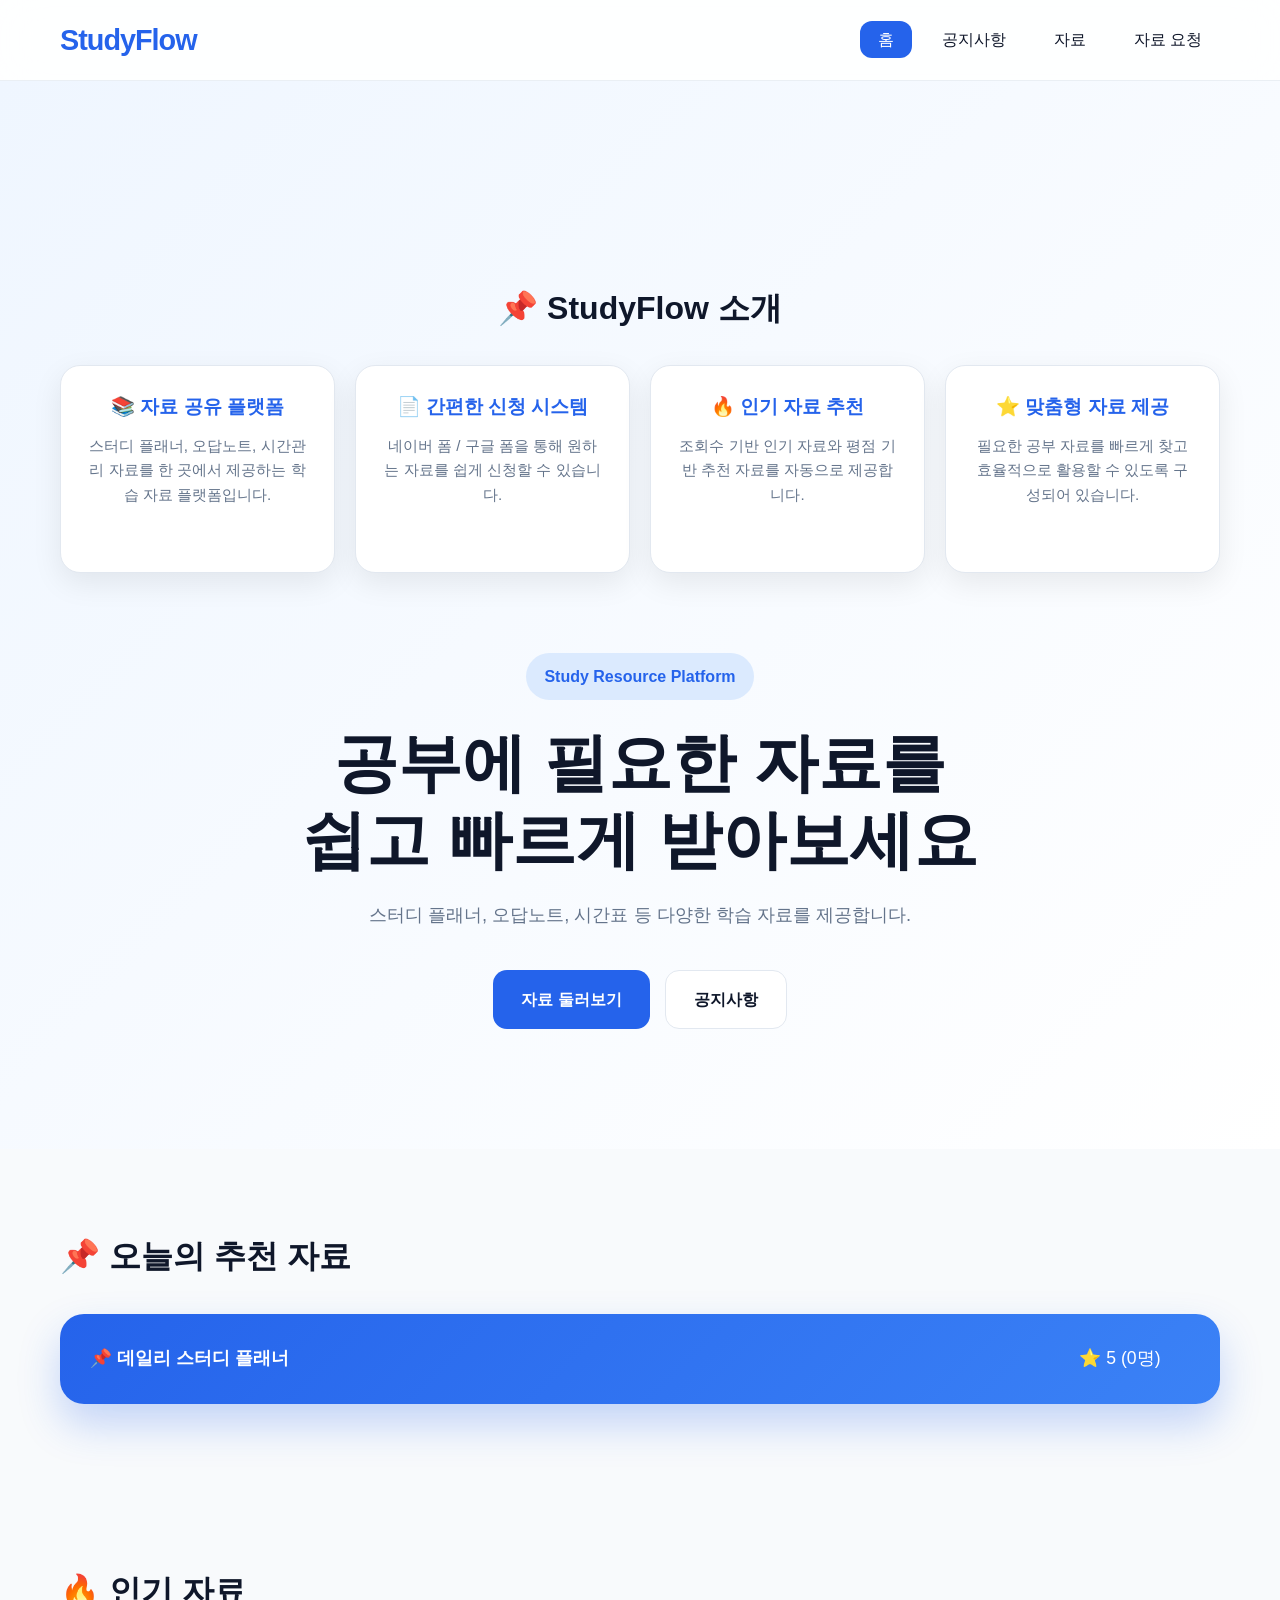
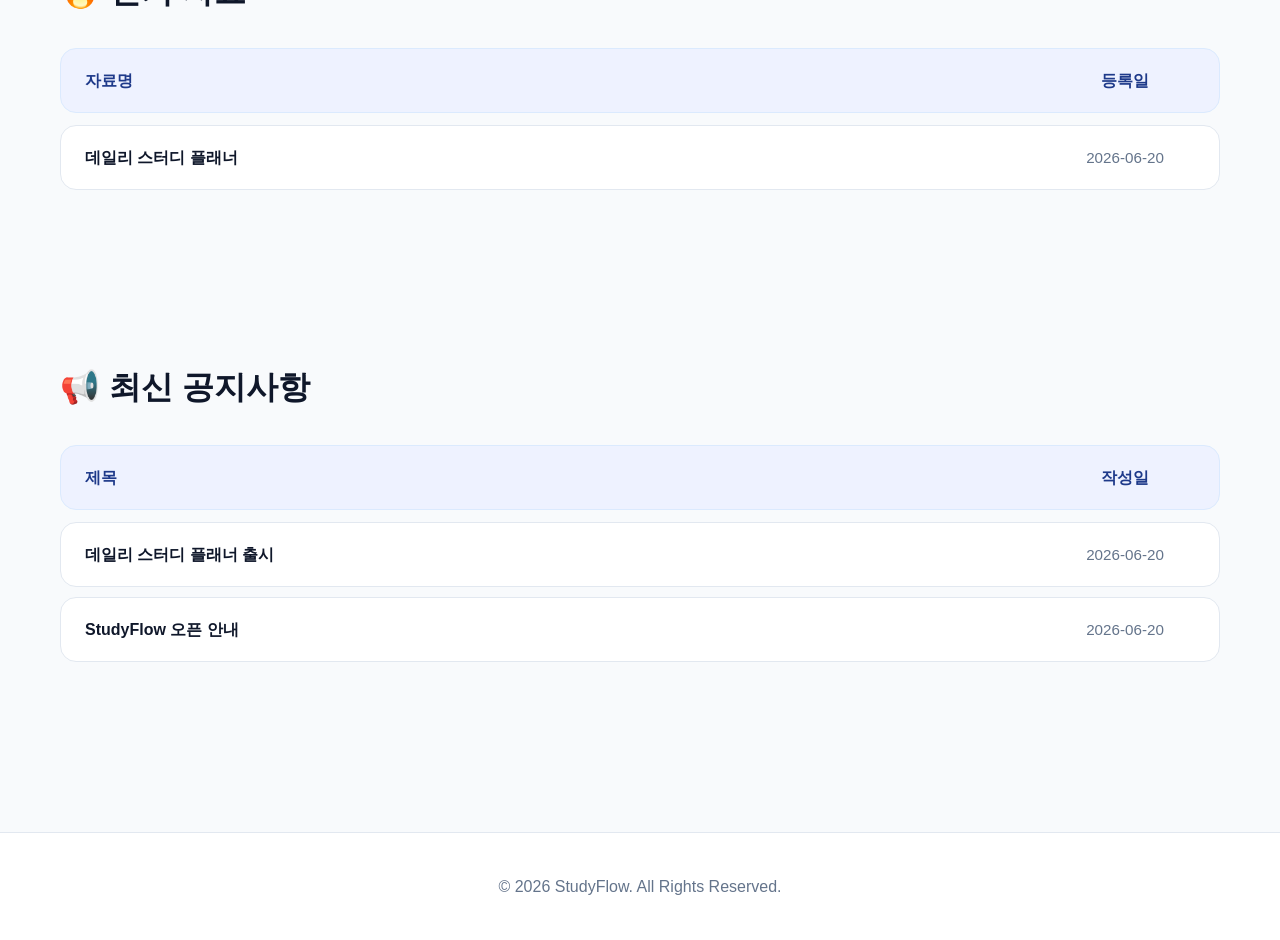
<file: index.html>
<!DOCTYPE html>
<html lang="ko">
<head>

    <!-- =========================
        기본 설정
    ========================== -->
    <meta charset="UTF-8">
    <meta name="viewport" content="width=device-width, initial-scale=1.0">

    <!-- =========================
        SEO 핵심
    ========================== -->
    <title>StudyFlow | 공부 자료 공유 플랫폼</title>

    <meta name="description"
          content="StudyFlow는 스터디 플래너, 오답노트, 공부 계획표 등 학습 자료를 무료로 제공하는 플랫폼입니다.">

    <meta name="keywords"
          content="스터디 플래너, 공부 계획표, 오답노트, 공부 자료, 학습 자료, PDF 다운로드">

    <meta name="author" content="StudyFlow">

    <!-- =========================
        검색엔진 수집
    ========================== -->
    <meta name="robots" content="index, follow">

    <!-- =========================
        Open Graph (카톡/디스코드 미리보기)
    ========================== -->
    <meta property="og:title" content="StudyFlow | 공부 자료 플랫폼">
    <meta property="og:description" content="스터디 플래너, 오답노트 등 무료 공부 자료 제공">
    <meta property="og:type" content="website">
    <meta property="og:url" content="https://studyflow.kro.kr">
    <meta property="og:image" content="https://studyflow.kro.kr/og-image.png">
    

    <!-- =========================
        Twitter 카드
    ========================== -->
    <meta name="twitter:card" content="summary_large_image">
    <meta name="twitter:title" content="StudyFlow">
    <meta name="twitter:description" content="무료 스터디 플래너 & 공부 자료">
    <meta name="twitter:image" content="https://studyflow.kro.kr/og-image.png">

    <!-- =========================
        파비콘
    ========================== -->
    <link rel="icon" href="/favicon.ico">

    <!-- =========================
        CSS
    ========================== -->
    <link rel="stylesheet" href="css/style.css">

</head>
<body>

<header>
    <div class="container navbar">

        <a href="index.html" class="logo">
            StudyFlow
        </a>

        <nav>
            <ul>
                <li><a href="index.html" class="active">홈</a></li>
                <li><a href="notice.html">공지사항</a></li>
                <li><a href="products.html">자료</a></li>
                <li><a href="request.html">자료 요청</a></li>
            </ul>
        </nav>

    </div>
</header>

<section class="hero">

    <section class="section">

    <div class="container">

        <h2 class="section-title">
            📌 StudyFlow 소개
        </h2>

        <div class="intro-grid">

            <div class="intro-card">
                <h3>📚 자료 공유 플랫폼</h3>
                <p>
                    스터디 플래너, 오답노트, 시간관리 자료를
                    한 곳에서 제공하는 학습 자료 플랫폼입니다.
                </p>
            </div>

            <div class="intro-card">
                <h3>📄 간편한 신청 시스템</h3>
                <p>
                    네이버 폼 / 구글 폼을 통해
                    원하는 자료를 쉽게 신청할 수 있습니다.
                </p>
            </div>

            <div class="intro-card">
                <h3>🔥 인기 자료 추천</h3>
                <p>
                    조회수 기반 인기 자료와
                    평점 기반 추천 자료를 자동으로 제공합니다.
                </p>
            </div>

            <div class="intro-card">
                <h3>⭐ 맞춤형 자료 제공</h3>
                <p>
                    필요한 공부 자료를 빠르게 찾고
                    효율적으로 활용할 수 있도록 구성되어 있습니다.
                </p>
            </div>

        </div>

    </div>

</section>

    <div class="container">

        <span class="badge">
            Study Resource Platform
        </span>

        <h1>
            공부에 필요한 자료를<br>
            쉽고 빠르게 받아보세요
        </h1>

        <p>
            스터디 플래너, 오답노트, 시간표 등
            다양한 학습 자료를 제공합니다.
        </p>

        <div class="hero-buttons">

            <a href="products.html"
               class="btn-primary">

                자료 둘러보기

            </a>

            <a href="notice.html"
               class="btn-secondary">

                공지사항

            </a>

        </div>

    </div>

</section>

<section class="section">

    <div class="container">

        <h2 class="section-title">
            📌 오늘의 추천 자료
        </h2>

        <div id="featuredProduct"></div>

    </div>

</section>

<section class="section">

    <div class="container">

        <h2 class="section-title">
            🔥 인기 자료
        </h2>

        <div class="board-header">
            <div>자료명</div>
            <div>등록일</div>
        </div>

        <div id="popularProducts"></div>

    </div>

</section>

<section class="section">

    <div class="container">

        <h2 class="section-title">
            📢 최신 공지사항
        </h2>

        <div class="board-header">
            <div>제목</div>
            <div>작성일</div>
        </div>

        <div id="latestNotices"></div>

    </div>

</section>

<footer>

    <div class="container">

        <p>
            © 2026 StudyFlow. All Rights Reserved.
        </p>

    </div>

</footer>

<script src="js/main.js"></script>

</body>
</html>
</file>
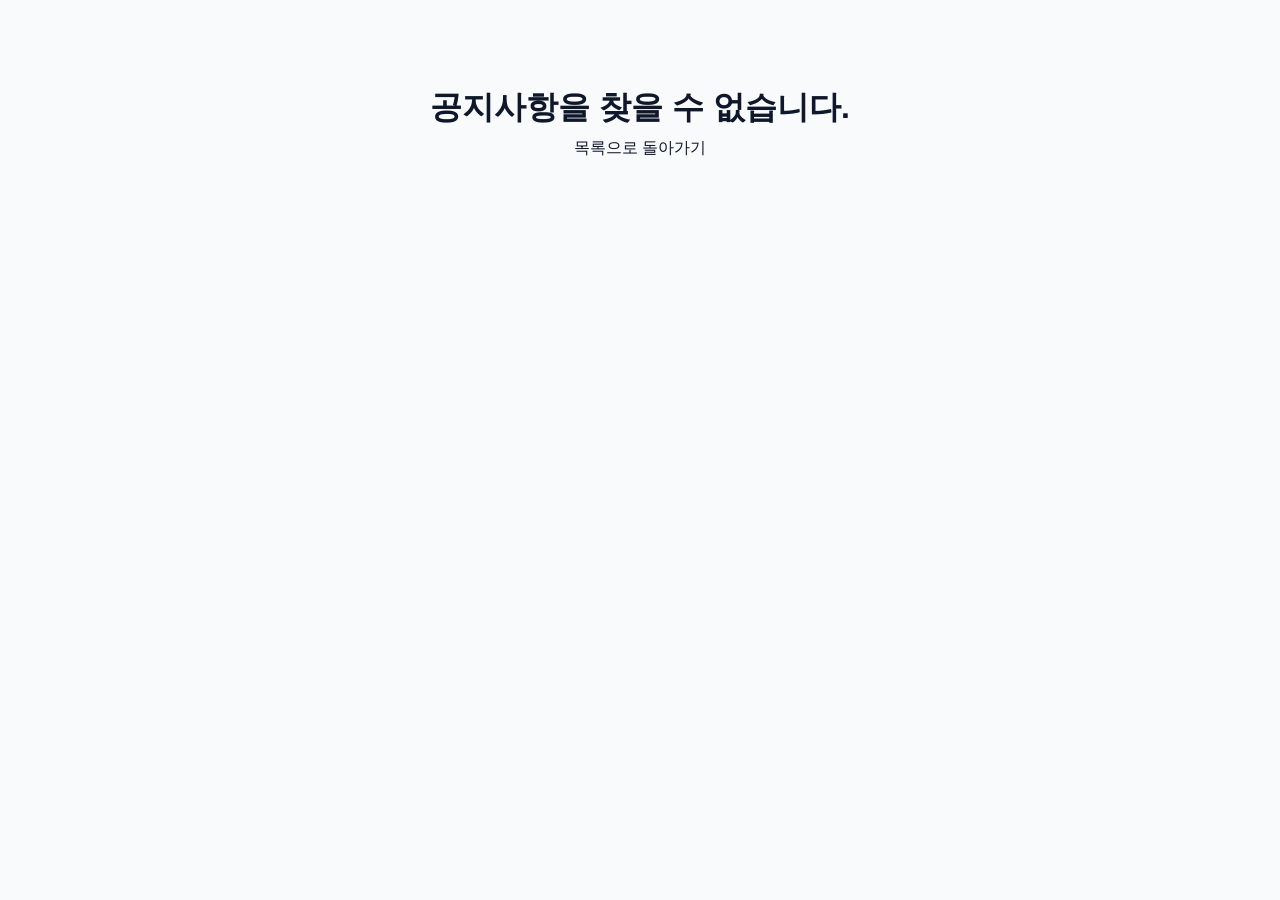
<file: notice-view.html>
<!DOCTYPE html>
<html lang="ko">
<head>
    <meta charset="UTF-8">
    <meta name="viewport" content="width=device-width, initial-scale=1.0">
    <title>공지사항 | StudyFlow</title>

    <link rel="stylesheet" href="css/style.css">
</head>
<body>

<header>

    <div class="container navbar">

        <a href="index.html" class="logo">
            StudyFlow
        </a>

        <nav>
            <ul>
                <li><a href="index.html">홈</a></li>
                <li><a href="notice.html" class="active">공지사항</a></li>
                <li><a href="products.html">자료</a></li>
                <li><a href="request.html">자료 요청</a></li>
            </ul>
        </nav>

    </div>

</header>

<section class="section">

    <div class="container">

        <article class="content-page">

            <h1 id="title">
                공지사항 제목
            </h1>

            <div class="meta">

                작성일 :
                <span id="date"></span>

            </div>

            <div id="content">

            </div>

            <div style="margin-top:40px;">

                <a href="notice.html"
                   class="btn-secondary">

                    목록으로

                </a>

            </div>

        </article>

    </div>

</section>

<footer>

    <div class="container">

        <p>
            © 2026 StudyFlow. All Rights Reserved.
        </p>

    </div>

</footer>

<script src="js/notice-view.js"></script>

</body>
</html>
</file>
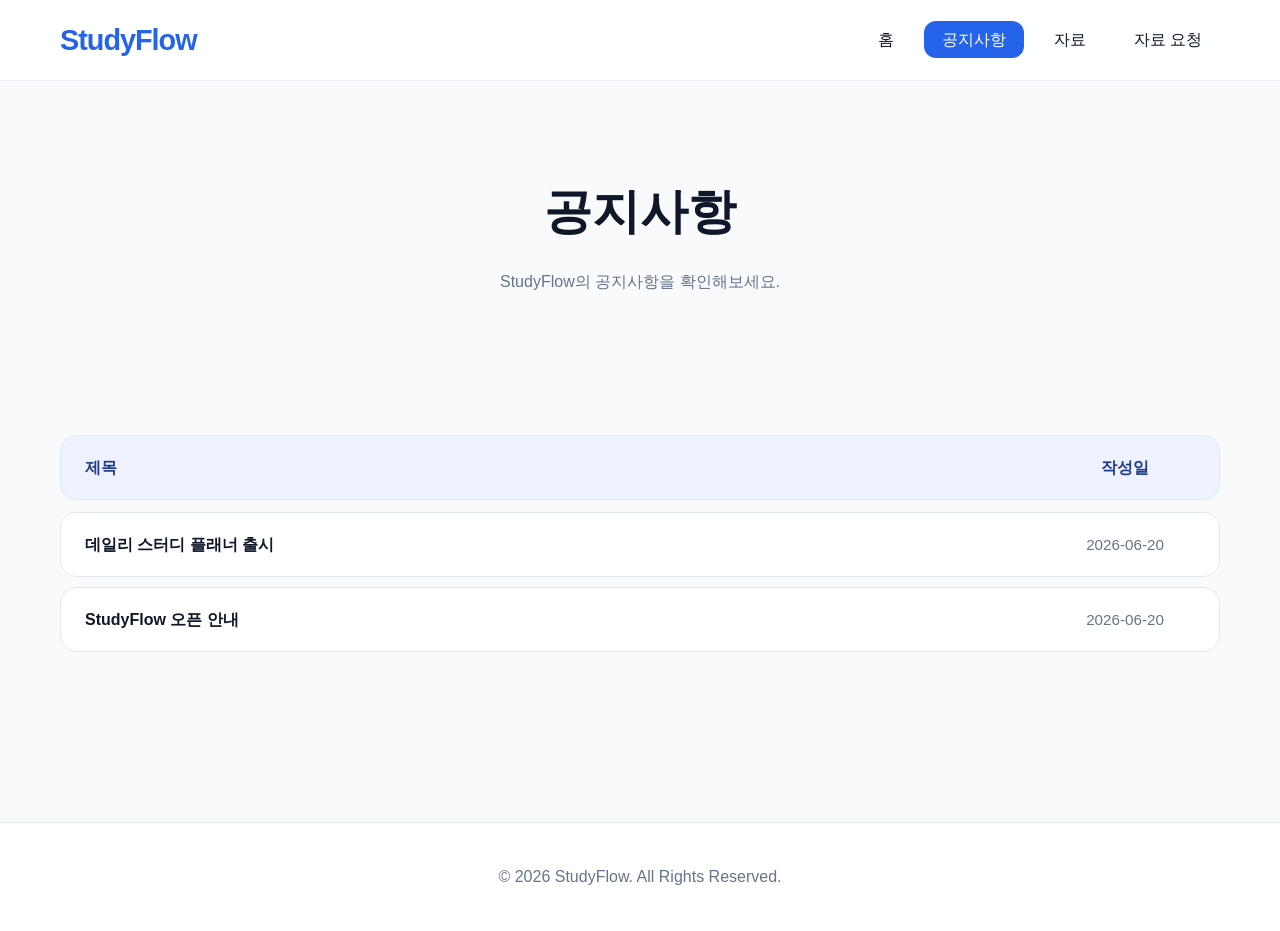
<file: notice.html>
<!DOCTYPE html>
<html lang="ko">
<head>
    <meta charset="UTF-8">
    <meta name="viewport" content="width=device-width, initial-scale=1.0">
    <title>공지사항 | StudyFlow</title>

    <link rel="stylesheet" href="css/style.css">
</head>
<body>

<header>
    <div class="container navbar">

        <a href="index.html" class="logo">
            StudyFlow
        </a>

        <nav>
            <ul>
                <li><a href="index.html">홈</a></li>
                <li><a href="notice.html" class="active">공지사항</a></li>
                <li><a href="products.html">자료</a></li>
                <li><a href="request.html">자료 요청</a></li>
            </ul>
        </nav>

    </div>
</header>

<section class="page-header">

    <div class="container">

        <h1>공지사항</h1>

        <p>
            StudyFlow의 공지사항을 확인해보세요.
        </p>

    </div>

</section>

<section class="section">

    <div class="container">

        <div class="board-header">

            <div>제목</div>

            <div>작성일</div>

        </div>

        <div id="noticeList">

        </div>

    </div>

</section>

<footer>

    <div class="container">

        <p>
            © 2026 StudyFlow. All Rights Reserved.
        </p>

    </div>

</footer>

<script src="js/notices.js"></script>

</body>
</html>
</file>
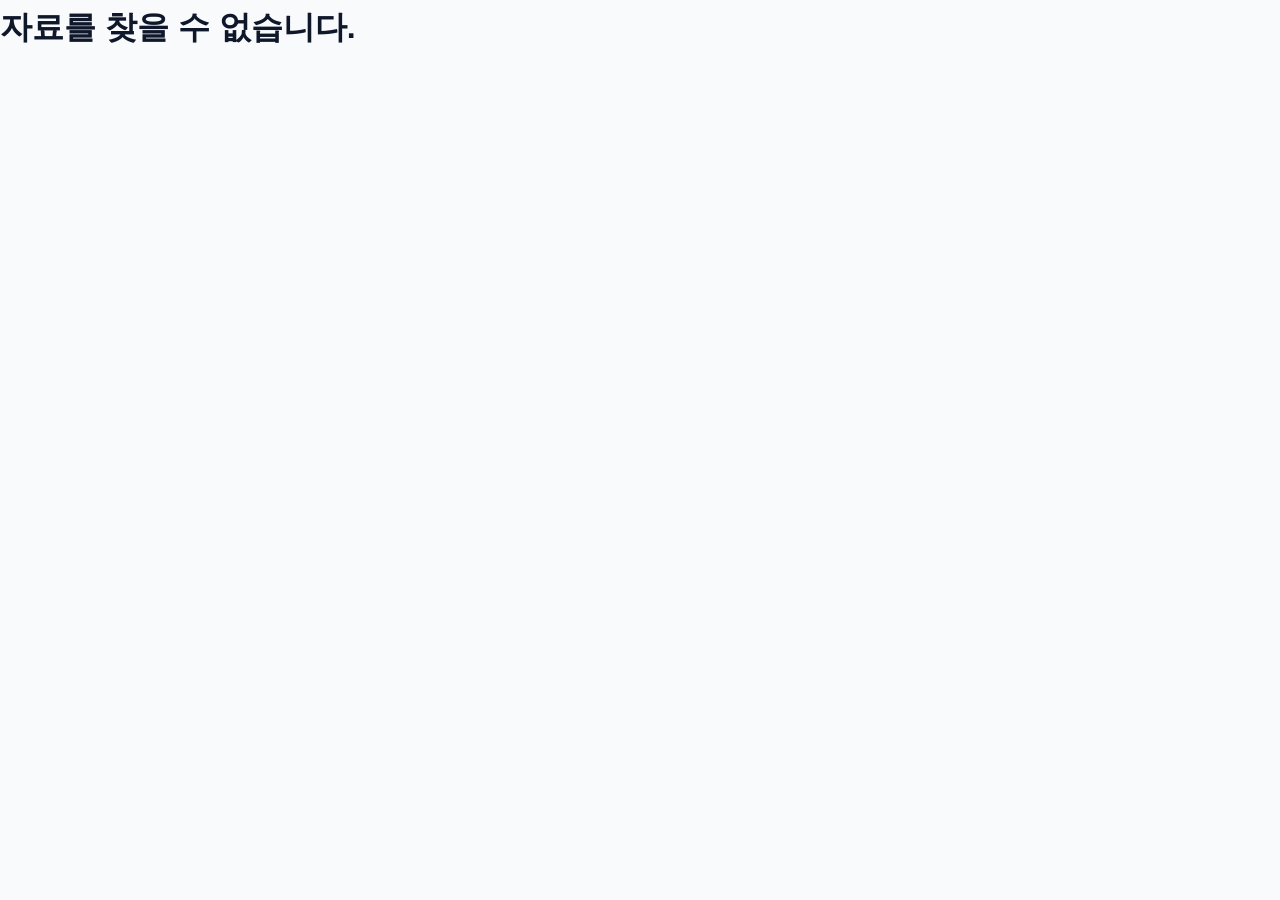
<file: product-view.html>
<!DOCTYPE html>
<html lang="ko">
<head>
    <meta charset="UTF-8">
    <meta name="viewport" content="width=device-width, initial-scale=1.0">
    <title>자료 상세 | StudyFlow</title>

    <link rel="stylesheet" href="css/style.css">
</head>
<body>

<header>

    <div class="container navbar">

        <a href="index.html" class="logo">
            StudyFlow
        </a>

        <nav>
            <ul>
                <li><a href="index.html">홈</a></li>
                <li><a href="notice.html">공지사항</a></li>
                <li><a href="products.html">자료</a></li>
                <li><a href="request.html">자료 요청</a></li>
            </ul>
        </nav>

    </div>

</header>

<section class="section">

    <div class="container">

        <article class="content-page">

            <h1 id="title">
                자료 제목
            </h1>

            <div class="meta">

                등록일 :
                <span id="date"></span>

                |

                카테고리 :
                <span id="category"></span>

            <div class="stats">

    <div class="stat-card">

        <strong id="rating">
            -
        </strong>

        <span>
            평점
        </span>

        <div>
            (<span id="ratingCount">0</span>명)
        </div>

    </div>

    <div class="stat-card">

        <strong id="downloads">
            0
        </strong>

        <span>
            신청 수
        </span>

    </div>

</div>

            <img
                id="thumbnail"
                class="preview-image"
                src=""
                alt="미리보기">

            <div id="tags"
                 class="tags">

            </div>

            <div id="content">

            </div>

            <div class="download-box">

                <h3>
                    자료 신청
                </h3>

                <p>
                    아래 버튼을 눌러 신청하세요.
                </p>

                <a
                    id="applyBtn"
                    target="_blank"
                    class="btn-primary">

                    신청하기

                </a>

            </div>

            <div style="margin-top:40px;">

                <a href="products.html"
                   class="btn-secondary">

                    목록으로

                </a>

            </div>

        </article>

    </div>

</section>

<footer>

    <div class="container">

        <p>
            © 2026 StudyFlow. All Rights Reserved.
        </p>

    </div>

</footer>

<script src="js/product-view.js"></script>

</body>
</html>
</file>
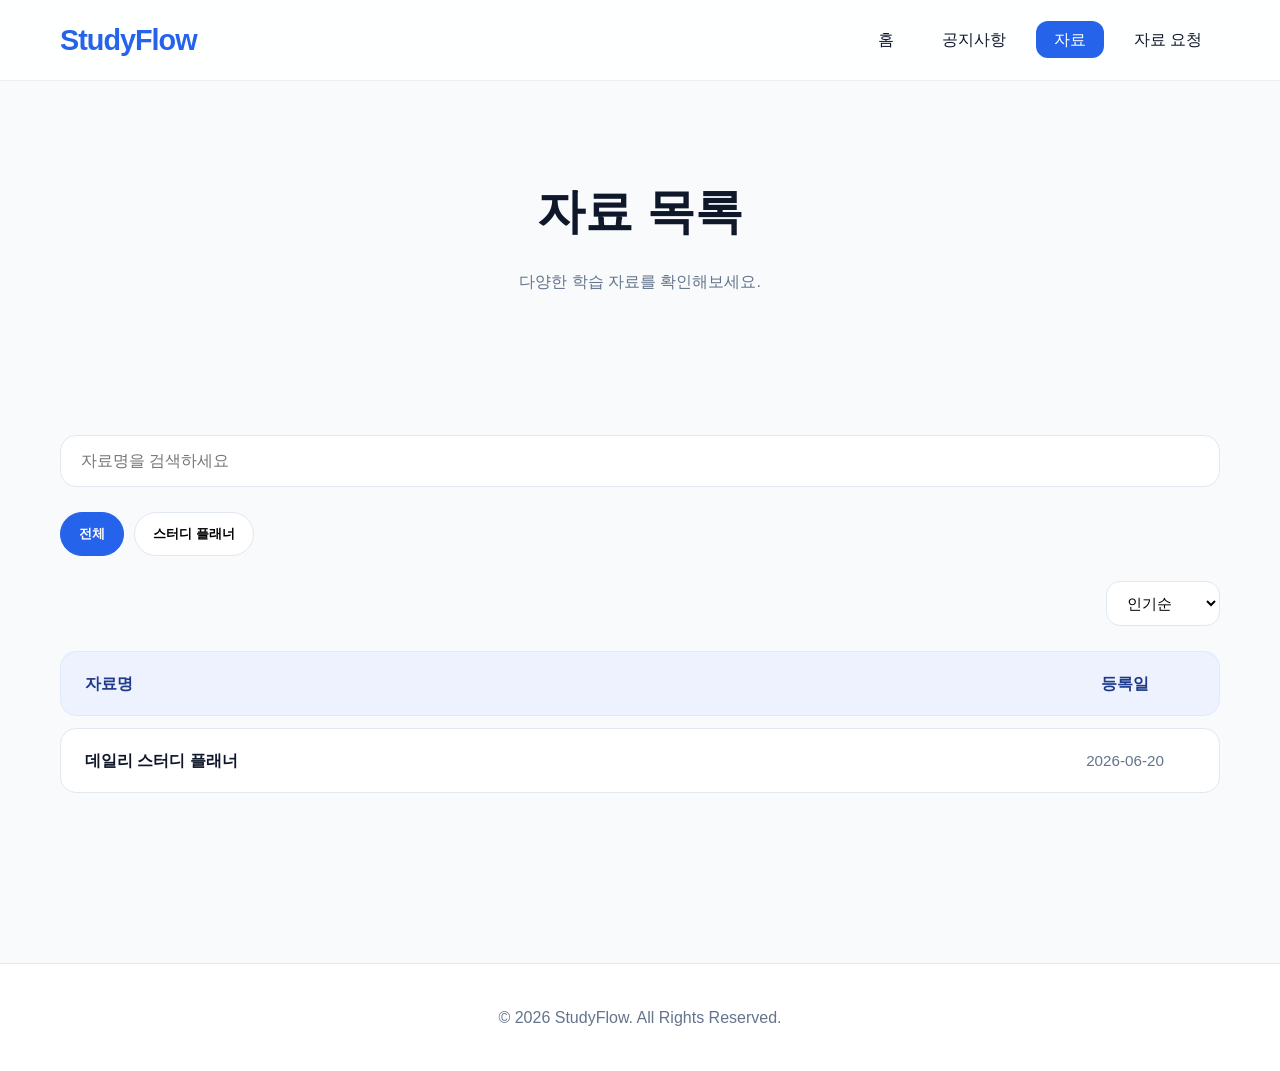
<file: products.html>
<!DOCTYPE html>
<html lang="ko">
<head>
    <meta charset="UTF-8">
    <meta name="viewport" content="width=device-width, initial-scale=1.0">
    <title>자료 목록 | StudyFlow</title>

    <link rel="stylesheet" href="css/style.css">
</head>
<body>

<header>
    <div class="container navbar">

        <a href="index.html" class="logo">
            StudyFlow
        </a>

        <nav>
            <ul>
                <li><a href="index.html">홈</a></li>
                <li><a href="notice.html">공지사항</a></li>
                <li><a href="products.html" class="active">자료</a></li>
                <li><a href="request.html">자료 요청</a></li>
            </ul>
        </nav>

    </div>
</header>

<section class="page-header">

    <div class="container">

        <h1>자료 목록</h1>

        <p>
            다양한 학습 자료를 확인해보세요.
        </p>

    </div>

</section>

<section class="section">

    <div class="container">

        <div class="search-box">

            <input
                type="text"
                id="searchInput"
                placeholder="자료명을 검색하세요">

        </div>

        <div class="category-filter">

            <button class="category-btn active"
                    data-category="all">
                전체
            </button>

        </div>

        <div class="sort-box">

            <select id="sortSelect">

                <option value="popular">
                    인기순
                </option>

                <option value="latest">
                    최신순
                </option>

                <option value="name">
                    가나다순
                </option>

            </select>

        </div>

        <div class="board-header">

            <div>자료명</div>

            <div>등록일</div>

        </div>

        <div id="productList"></div>

    </div>

</section>

<footer>

    <div class="container">

        <p>
            © 2026 StudyFlow. All Rights Reserved.
        </p>

    </div>

</footer>

<script src="js/products.js"></script>

</body>
</html>
</file>
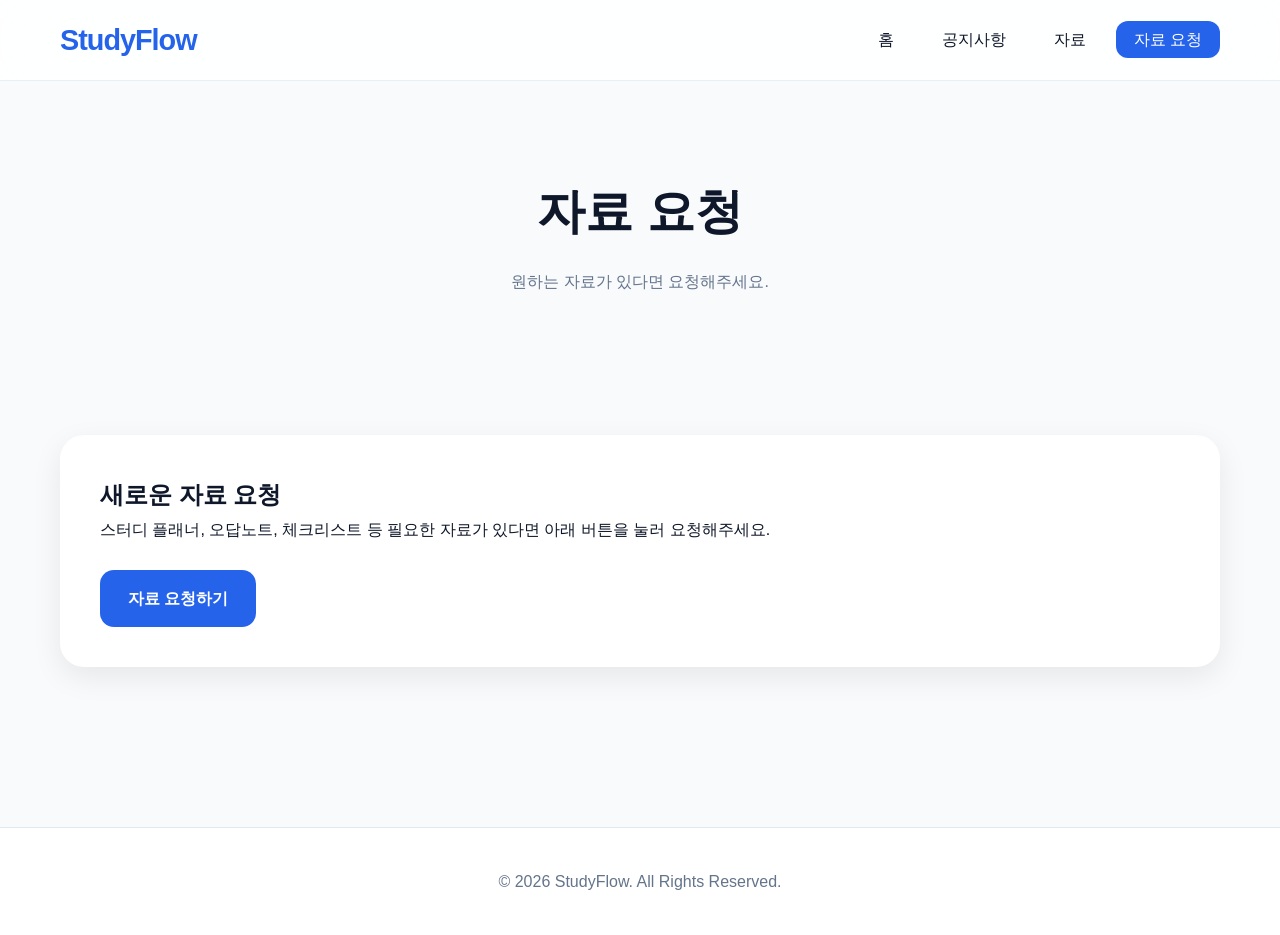
<file: request.html>
<!DOCTYPE html>
<html lang="ko">
<head>
    <meta charset="UTF-8">
    <meta name="viewport" content="width=device-width, initial-scale=1.0">
    <title>자료 요청 | StudyFlow</title>

    <link rel="stylesheet" href="css/style.css">
</head>
<body>

<header>

    <div class="container navbar">

        <a href="index.html" class="logo">
            StudyFlow
        </a>

        <nav>
            <ul>
                <li><a href="index.html">홈</a></li>
                <li><a href="notice.html">공지사항</a></li>
                <li><a href="products.html">자료</a></li>
                <li><a href="request.html" class="active">자료 요청</a></li>
            </ul>
        </nav>

    </div>

</header>

<section class="page-header">

    <div class="container">

        <h1>
            자료 요청
        </h1>

        <p>
            원하는 자료가 있다면 요청해주세요.
        </p>

    </div>

</section>

<section class="section">

    <div class="container">

        <div class="content-page">

            <h2>
                새로운 자료 요청
            </h2>

            <p>
                스터디 플래너, 오답노트, 체크리스트 등
                필요한 자료가 있다면 아래 버튼을 눌러 요청해주세요.
            </p>

            <br>

            <a
                href="https://naver.me/xWIJK7Dj"
                target="_blank"
                class="btn-primary">

                자료 요청하기

            </a>

        </div>

    </div>

</section>

<footer>

    <div class="container">

        <p>
            © 2026 StudyFlow. All Rights Reserved.
        </p>

    </div>

</footer>

</body>
</html>
</file>
<file: css/style.css>
/* =========================
   RESET
========================= */

*{
    margin:0;
    padding:0;
    box-sizing:border-box;
}

:root{

    --primary:#2563eb;
    --primary-dark:#1d4ed8;

    --secondary:#f8fafc;

    --text:#0f172a;
    --text-light:#64748b;

    --border:#e2e8f0;

    --shadow:
        0 10px 30px rgba(0,0,0,.08);

    --radius:18px;

    --container:1200px;
}

html{
    scroll-behavior:smooth;
}

body{

    font-family:
        "Pretendard",
        "Noto Sans KR",
        sans-serif;

    background:#f8fafc;

    color:var(--text);

    line-height:1.7;
}


/* =========================
   공통
========================= */

.container{

    width:100%;
    max-width:var(--container);

    margin:0 auto;

    padding:0 20px;
}

.section{
    padding:80px 0;
}

.section-title{

    font-size:2rem;

    font-weight:800;

    margin-bottom:30px;
}

a{
    text-decoration:none;
    color:inherit;
}

img{
    max-width:100%;
    display:block;
}


/* =========================
   HEADER
========================= */

header{

    position:sticky;

    top:0;

    z-index:1000;

    backdrop-filter:blur(20px);

    background:
        rgba(255,255,255,.85);

    border-bottom:
        1px solid rgba(226,232,240,.7);
}

.navbar{

    display:flex;

    justify-content:space-between;

    align-items:center;

    height:80px;
}

.logo{

    font-size:1.8rem;

    font-weight:900;

    color:var(--primary);

    letter-spacing:-1px;
}

nav ul{

    display:flex;

    gap:12px;

    list-style:none;
}

nav a{

    padding:10px 18px;

    border-radius:12px;

    transition:.25s;
}

nav a:hover{

    background:#eff6ff;

    color:var(--primary);
}

nav a.active{

    background:var(--primary);

    color:white;
}


/* =========================
   HERO
========================= */

.hero{

    padding:120px 0;

    text-align:center;

    background:
        linear-gradient(
            135deg,
            #eff6ff,
            #ffffff
        );
}

.badge{

    display:inline-block;

    padding:10px 18px;

    border-radius:999px;

    background:#dbeafe;

    color:var(--primary);

    font-weight:700;

    margin-bottom:25px;
}

.hero h1{

    font-size:4rem;

    font-weight:900;

    line-height:1.2;

    margin-bottom:20px;
}

.hero p{

    max-width:700px;

    margin:0 auto;

    color:var(--text-light);

    font-size:1.15rem;

    margin-bottom:40px;
}

.hero-buttons{

    display:flex;

    justify-content:center;

    gap:15px;

    flex-wrap:wrap;
}


/* =========================
   BUTTON
========================= */

.btn-primary{

    display:inline-flex;

    align-items:center;

    justify-content:center;

    padding:15px 28px;

    border-radius:14px;

    background:var(--primary);

    color:white;

    font-weight:700;

    transition:.25s;
}

.btn-primary:hover{

    background:var(--primary-dark);

    transform:translateY(-2px);
}

.btn-secondary{

    display:inline-flex;

    align-items:center;

    justify-content:center;

    padding:15px 28px;

    border-radius:14px;

    border:1px solid var(--border);

    background:white;

    font-weight:700;

    transition:.25s;
}

.btn-secondary:hover{

    transform:translateY(-2px);

    box-shadow:var(--shadow);
}


/* =========================
   PAGE HEADER
========================= */

.page-header{

    padding:90px 0 60px;

    text-align:center;
}

.page-header h1{

    font-size:3rem;

    font-weight:900;

    margin-bottom:15px;
}

.page-header p{

    color:var(--text-light);
}


/* =========================
   CARD
========================= */

.card{

    background:white;

    border-radius:var(--radius);

    padding:25px;

    box-shadow:var(--shadow);
}


/* =========================
   BOARD
========================= */

.board-header{

    display:grid;

    grid-template-columns:
        1fr 140px;

    background:#eef2ff;

    border:1px solid #dbeafe;

    border-radius:16px;

    padding:18px 24px;

    font-weight:800;

    color:#1e3a8a;

    margin-bottom:12px;
}

.board-header div:last-child{
    text-align:center;
}


.board-row{

    display:grid;

    grid-template-columns:
        1fr 140px;

    align-items:center;

    background:white;

    padding:18px 24px;

    margin-bottom:10px;

    border-radius:16px;

    border:1px solid var(--border);

    transition:.25s;
}

.board-row:hover{

    transform:translateY(-3px);

    box-shadow:
        0 15px 35px rgba(37,99,235,.08);

    border-color:#bfdbfe;
}

.board-row span:first-child{

    font-weight:600;

    overflow:hidden;

    text-overflow:ellipsis;

    white-space:nowrap;
}

.board-row span:last-child{

    text-align:center;

    color:var(--text-light);

    font-size:.95rem;
}


/* =========================
   SEARCH
========================= */

.search-box{

    margin-bottom:25px;
}

.search-box input{

    width:100%;

    padding:16px 20px;

    border:1px solid var(--border);

    border-radius:16px;

    background:white;

    font-size:1rem;

    transition:.25s;
}

.search-box input:focus{

    outline:none;

    border-color:var(--primary);

    box-shadow:
        0 0 0 4px
        rgba(37,99,235,.1);
}


/* =========================
   CATEGORY
========================= */

.category-filter{

    display:flex;

    flex-wrap:wrap;

    gap:10px;

    margin-bottom:25px;
}

.category-btn{

    border:none;

    cursor:pointer;

    padding:12px 18px;

    border-radius:999px;

    background:white;

    border:1px solid var(--border);

    font-weight:600;

    transition:.25s;
}

.category-btn:hover{

    border-color:#93c5fd;

    color:var(--primary);
}

.category-btn.active{

    background:var(--primary);

    color:white;

    border-color:var(--primary);
}


/* =========================
   SORT
========================= */

.sort-box{

    display:flex;

    justify-content:flex-end;

    margin-bottom:25px;
}

.sort-box select{

    padding:12px 16px;

    border-radius:14px;

    border:1px solid var(--border);

    background:white;

    cursor:pointer;

    font-size:.95rem;
}

.sort-box select:focus{

    outline:none;

    border-color:var(--primary);
}


/* =========================
   FEATURED PRODUCT
========================= */

#featuredProduct{

    background:
        linear-gradient(
            135deg,
            #2563eb,
            #3b82f6
        );

    border-radius:24px;

    padding:30px;

    color:white;

    box-shadow:
        0 20px 40px
        rgba(37,99,235,.25);
}

#featuredProduct .board-row{

    background:transparent;

    border:none;

    padding:0;

    color:white;

    margin:0;

    box-shadow:none;
}

#featuredProduct .board-row:hover{

    transform:none;
}

#featuredProduct span{

    color:white !important;

    font-size:1.1rem;
}


/* =========================
   CONTENT PAGE
========================= */

.content-page{

    background:white;

    border-radius:24px;

    padding:40px;

    box-shadow:var(--shadow);
}

.content-page h1{

    font-size:2.3rem;

    margin-bottom:15px;

    line-height:1.3;
}

.meta{

    color:var(--text-light);

    margin-bottom:25px;

    padding-bottom:20px;

    border-bottom:
        1px solid var(--border);
}

#content{

    margin-top:30px;

    line-height:1.9;
}

#content p{

    margin-bottom:18px;
}


/* =========================
   FOOTER
========================= */

footer{

    margin-top:80px;

    background:white;

    border-top:
        1px solid var(--border);

    padding:40px 0;

    text-align:center;

    color:var(--text-light);
}


/* =========================
   PRODUCT STATS (수정본)
========================= */

.stats{

    display:grid;

    grid-template-columns:
        repeat(auto-fit, minmax(160px, 1fr));

    gap:15px;

    margin:30px 0;
}

.stat-card{

    background:white;

    border:1px solid var(--border);

    border-radius:18px;

    padding:22px;

    text-align:center;

    transition:.25s;

}

.stat-card:hover{

    transform:translateY(-4px);

    box-shadow:
        0 12px 25px rgba(0,0,0,.08);
}

.stat-card strong{

    display:block;

    font-size:1.6rem;

    font-weight:800;

    color:var(--primary);

    margin-bottom:6px;
}

.stat-card span{

    color:var(--text-light);

    font-size:.9rem;
}

/* =========================
   PREVIEW IMAGE
========================= */

.preview-image{

    width:100%;

    border-radius:20px;

    margin:30px 0;

    border:1px solid var(--border);

    box-shadow:
        0 10px 25px rgba(0,0,0,.06);

    transition:.3s;
}

.preview-image:hover{

    transform:scale(1.01);
}


/* =========================
   TAGS
========================= */

.tags{

    display:flex;

    flex-wrap:wrap;

    gap:10px;

    margin:25px 0;
}

.tag{

    display:inline-flex;

    align-items:center;

    padding:8px 14px;

    border-radius:999px;

    background:#eff6ff;

    color:var(--primary);

    font-size:.9rem;

    font-weight:700;

    border:1px solid #bfdbfe;
}

.tag:hover{

    background:#dbeafe;
}


/* =========================
   DOWNLOAD BOX
========================= */

.download-box{

    margin-top:40px;

    padding:30px;

    border-radius:24px;

    background:
        linear-gradient(
            135deg,
            #eff6ff,
            #ffffff
        );

    border:1px solid #dbeafe;
}

.download-box h3{

    font-size:1.4rem;

    margin-bottom:10px;
}

.download-box p{

    color:var(--text-light);

    margin-bottom:20px;
}


/* =========================
   REQUEST PAGE
========================= */

.request-card{

    background:white;

    border-radius:24px;

    padding:40px;

    text-align:center;

    box-shadow:var(--shadow);
}

.request-card h2{

    font-size:2rem;

    margin-bottom:15px;
}

.request-card p{

    color:var(--text-light);

    margin-bottom:25px;
}


/* =========================
   NOTICE CONTENT
========================= */

.notice-content{

    line-height:2;

    font-size:1.05rem;
}

.notice-content img{

    max-width:100%;

    border-radius:16px;

    margin:20px 0;
}


/* =========================
   EMPTY STATE
========================= */

.empty-state{

    background:white;

    border-radius:20px;

    padding:60px 20px;

    text-align:center;

    border:1px dashed var(--border);

    color:var(--text-light);
}

.empty-state h3{

    margin-bottom:10px;

    color:var(--text);
}


/* =========================
   FADE ANIMATION
========================= */

@keyframes fadeUp{

    from{

        opacity:0;

        transform:
            translateY(20px);

    }

    to{

        opacity:1;

        transform:
            translateY(0);

    }
}

.hero,
.board-row,
.card,
.content-page,
.download-box{

    animation:
        fadeUp .5s ease;
}


/* =========================
   SCROLLBAR
========================= */

::-webkit-scrollbar{

    width:10px;
}

::-webkit-scrollbar-track{

    background:#f1f5f9;
}

::-webkit-scrollbar-thumb{

    background:#cbd5e1;

    border-radius:999px;
}

::-webkit-scrollbar-thumb:hover{

    background:#94a3b8;
}


/* =========================
   MOBILE
========================= */

@media (max-width:900px){

    .hero h1{

        font-size:2.8rem;
    }

    .stats{

        grid-template-columns:1fr;
    }

    .content-page{

        padding:25px;
    }

    .page-header h1{

        font-size:2.3rem;
    }
}

@media (max-width:768px){

    .navbar{

        flex-direction:column;

        height:auto;

        padding:20px 0;
    }

    nav ul{

        flex-wrap:wrap;

        justify-content:center;
    }

    .hero{

        padding:90px 0;
    }

    .hero h1{

        font-size:2.2rem;
    }

    .hero p{

        font-size:1rem;
    }

    .board-header,
    .board-row{

        grid-template-columns:
            1fr 90px;
    }

    .section{

        padding:60px 0;
    }
}

@media (max-width:500px){

    .board-header{

        display:none;
    }

    .board-row{

        grid-template-columns:1fr;

        gap:10px;
    }

    .board-row span:last-child{

        text-align:left;
    }

    .hero h1{

        font-size:1.8rem;
    }

    .logo{

        font-size:1.5rem;
    }

    .btn-primary,
    .btn-secondary{

        width:100%;
    }

    .hero-buttons{

        flex-direction:column;
    }
}


/* =========================
   NOTICE PIN
========================= */

.notice-pin{

    display:inline-flex;

    align-items:center;

    gap:6px;

    background:#fef3c7;

    color:#92400e;

    padding:6px 12px;

    border-radius:999px;

    font-size:.85rem;

    font-weight:700;

    margin-right:10px;
}


/* =========================
   STATS HOVER
========================= */

.stat-card{

    transition:.25s;
}

.stat-card:hover{

    transform:translateY(-4px);

    box-shadow:
        0 12px 25px
        rgba(0,0,0,.08);

    border-color:#bfdbfe;
}


/* =========================
   FEATURE BADGE
========================= */

.feature-badge{

    display:inline-flex;

    align-items:center;

    gap:6px;

    padding:8px 14px;

    border-radius:999px;

    background:#fef9c3;

    color:#854d0e;

    font-size:.85rem;

    font-weight:700;
}


/* =========================
   PRODUCT THUMBNAIL CARD
========================= */

.product-thumbnail{

    width:100%;

    border-radius:20px;

    overflow:hidden;

    margin-bottom:20px;

    border:1px solid var(--border);
}

.product-thumbnail img{

    width:100%;

    transition:.4s;
}

.product-thumbnail:hover img{

    transform:scale(1.05);
}


/* =========================
   RELATED PRODUCTS
========================= */

.related-products{

    margin-top:60px;
}

.related-products h3{

    margin-bottom:20px;

    font-size:1.5rem;
}

.related-grid{

    display:grid;

    grid-template-columns:
        repeat(auto-fit,minmax(250px,1fr));

    gap:20px;
}

.related-card{

    background:white;

    border:1px solid var(--border);

    border-radius:20px;

    padding:20px;

    transition:.25s;
}

.related-card:hover{

    transform:translateY(-4px);

    box-shadow:
        0 15px 30px rgba(0,0,0,.08);
}

.related-card h4{

    margin-bottom:10px;
}

.related-card p{

    color:var(--text-light);

    font-size:.95rem;
}


/* =========================
   LOADING SKELETON
========================= */

.skeleton{

    height:20px;

    border-radius:10px;

    background:
        linear-gradient(
            90deg,
            #f1f5f9 25%,
            #e2e8f0 50%,
            #f1f5f9 75%
        );

    background-size:200% 100%;

    animation:
        shimmer 1.5s infinite;
}

@keyframes shimmer{

    0%{
        background-position:
            200% 0;
    }

    100%{
        background-position:
            -200% 0;
    }
}


/* =========================
   BACK TO TOP
========================= */

.back-to-top{

    position:fixed;

    right:25px;

    bottom:25px;

    width:52px;

    height:52px;

    border:none;

    border-radius:50%;

    background:var(--primary);

    color:white;

    font-size:1.2rem;

    cursor:pointer;

    box-shadow:
        0 10px 25px
        rgba(37,99,235,.3);

    transition:.25s;

    z-index:999;
}

.back-to-top:hover{

    transform:translateY(-4px);
}


/* =========================
   GLASS CARD
========================= */

.glass-card{

    background:
        rgba(255,255,255,.75);

    backdrop-filter:
        blur(16px);

    border:
        1px solid rgba(255,255,255,.4);

    border-radius:24px;

    padding:30px;
}


/* =========================
   HOVER UNDERLINE
========================= */

.link-hover{

    position:relative;
}

.link-hover::after{

    content:"";

    position:absolute;

    left:0;

    bottom:-3px;

    width:0;

    height:2px;

    background:var(--primary);

    transition:.25s;
}

.link-hover:hover::after{

    width:100%;
}


/* =========================
   PREMIUM SHADOW
========================= */

.premium-card{

    background:white;

    border-radius:24px;

    padding:25px;

    box-shadow:
        0 25px 50px rgba(15,23,42,.08);

    transition:.3s;
}

.premium-card:hover{

    transform:translateY(-6px);

    box-shadow:
        0 35px 60px rgba(15,23,42,.12);
}


/* =========================
   STATUS BADGE
========================= */

.status-new{

    background:#dcfce7;

    color:#166534;

    padding:5px 10px;

    border-radius:999px;

    font-size:.8rem;

    font-weight:700;
}

.status-hot{

    background:#fee2e2;

    color:#b91c1c;

    padding:5px 10px;

    border-radius:999px;

    font-size:.8rem;

    font-weight:700;
}


/* =========================
   SELECTION COLOR
========================= */

::selection{

    background:#bfdbfe;

    color:#1e3a8a;
}

/* =========================
   INTRO CARDS (홈 소개)
========================= */

.intro-grid{

    display:grid;

    grid-template-columns:
        repeat(4,1fr);

    gap:20px;

    margin-top:30px;
}

.intro-card{

    background:white;

    border:1px solid var(--border);

    border-radius:20px;

    padding:25px;

    box-shadow:var(--shadow);

    transition:.3s;

}

.intro-card:hover{

    transform:translateY(-6px);

    box-shadow:
        0 20px 40px rgba(0,0,0,.1);
}

.intro-card h3{

    font-size:1.2rem;

    margin-bottom:10px;

    color:var(--primary);
}

.intro-card p{

    color:var(--text-light);

    line-height:1.6;
    font-size:.95rem;
}


@media (max-width: 480px){

    /* =========================
       HERO TITLE
    ========================= */

    .hero h1{
        font-size:1.8rem;
    }


    /* =========================
       BUTTONS
    ========================= */

    .hero-buttons{
        flex-direction:column;
        gap:10px;
    }

    .btn-primary,
    .btn-secondary{
        width:100%;
        text-align:center;
    }


    /* =========================
       SECTION TITLE
    ========================= */

    .section-title{
        font-size:1.4rem;
    }


    /* =========================
       CARD PADDING
    ========================= */

    .intro-card,
    .card,
    .premium-card{
        padding:18px;
    }


    /* =========================
       BOARD ROW TEXT
    ========================= */

    .board-row span:first-child{
        font-size:1rem;
    }


    /* =========================
       STATS TEXT
    ========================= */

    .stat-card strong{
        font-size:1.3rem;
    }
}


@media (max-width: 768px){

    /* =========================
       HERO
    ========================= */

    .hero h1{
        font-size:2.2rem;
    }

    .hero p{
        font-size:1rem;
    }

    .hero{
        padding:80px 0;
    }


    /* =========================
       INTRO CARDS
    ========================= */

    .intro-grid{
        grid-template-columns:1fr;
    }


    /* =========================
       BOARD
    ========================= */

    .board-header{
        display:none;
    }

    .board-row{
        grid-template-columns:1fr;
        gap:8px;
        padding:16px;
    }

    .board-row span:last-child{
        text-align:left;
        font-size:.9rem;
    }


    /* =========================
       STATS
    ========================= */

    .stats{
        grid-template-columns:1fr;
    }


    /* =========================
       CONTENT PAGE
    ========================= */

    .content-page{
        padding:25px;
    }


    /* =========================
       NAV
    ========================= */

    nav ul{
        flex-wrap:wrap;
        justify-content:center;
        gap:8px;
    }

    .navbar{
        flex-direction:column;
        height:auto;
        padding:15px 0;
    }
}
</file>
